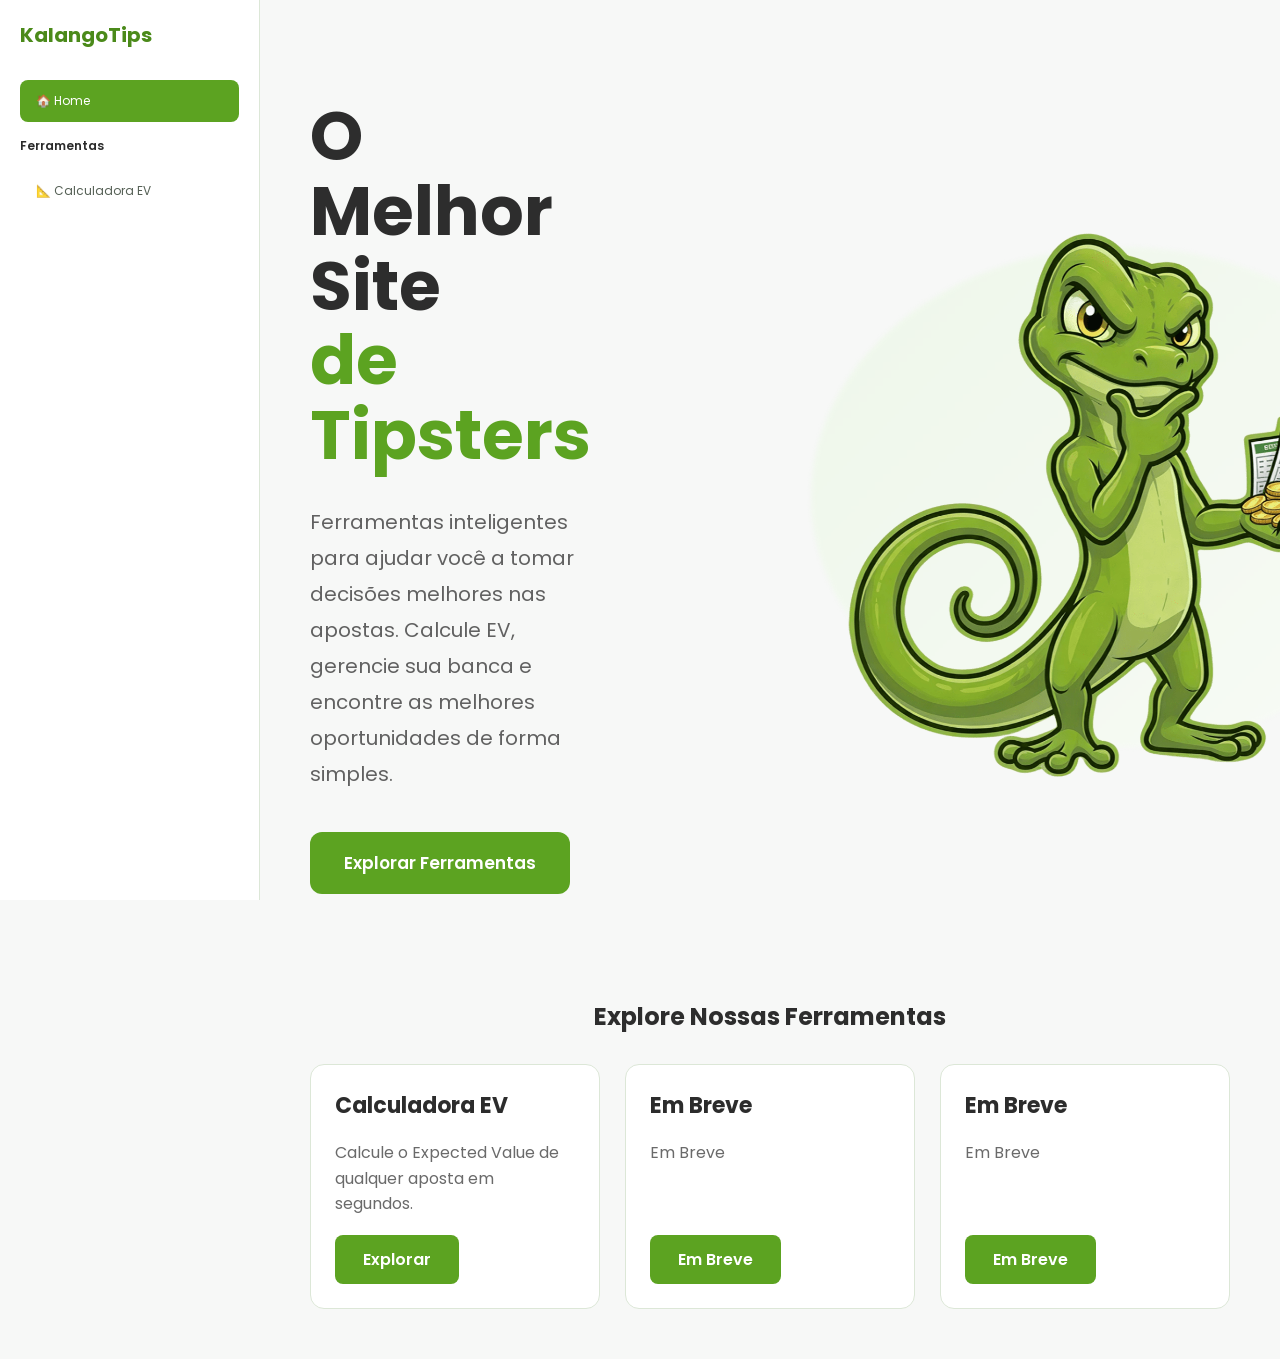
<file: index.html>
<!DOCTYPE html>
<html lang="pt-BR">
<head>
    <meta charset="UTF-8">
    <meta name="viewport" content="width=device-width, initial-scale=1.0">
    <title>KalangoTips</title>
    <link rel="icon" sizes="35x35" type="image/x-icon" href="imgs/Calango/Lizard-Icon.png">
    <link rel="stylesheet" href="style.css">
</head>
<body>

    <nav class="site-nav">
        <h2 class="logo">KalangoTips</h2>

        <div class="column-primary">
            <a href="#" class="active">🏠 Home</a>
            <h2>Ferramentas</h2>
            <a href="pages/calculator.html">📐 Calculadora EV</a>
        </div>
    </nav>

    <main class="content">
        <section class="introduction">
            <div class="introduction-text">
                <h1>
                    O Melhor Site <br>
                    <span>de Tipsters</span>
                </h1>

                <p>
                    Ferramentas inteligentes para ajudar você a tomar decisões melhores
                    nas apostas. Calcule EV, gerencie sua banca e encontre as melhores
                    oportunidades de forma simples.
                </p>

                <div class="introduction-buttons">
                    <a class="btn-primary" href="#explore-cards">Explorar Ferramentas</a>
                </div>
            </div>

            <div class="introduction-image">
                <div class="introduction-bg"></div>

                <img src="/imgs/Calango/Calango-1.png" alt="Calango">
            </div>
        </section>

        <br>

        <section class="explore-tools" id="explore-cards">
            <h1>Explore Nossas Ferramentas</h1>
            
            <ul class="explore-cards">

                <li class="card">
                    <h2>Calculadora EV</h2>
                    <p>Calcule o Expected Value de qualquer aposta em segundos.</p>
                    
                    <a href="/pages/calculator.html">Explorar</a>
                </li>

                <li class="card">
                    <h2>Em Breve</h2>
                    <p>Em Breve</p>

                    <a>Em Breve</a>
                </li>

                <li class="card">
                    <h2>Em Breve</h2>
                    <p>Em Breve</p>

                    <a>Em Breve</a>
                </li>
            </ul>
        </section>
    </main>

</body>
</html>
</file>
<file: style.css>
@import url('https://fonts.googleapis.com/css2?family=Inter:ital,opsz,wght@0,14..32,100..900;1,14..32,100..900&family=Poppins:ital,wght@0,100;0,200;0,300;0,400;0,500;0,600;0,700;0,800;0,900;1,100;1,200;1,300;1,400;1,500;1,600;1,700;1,800;1,900&display=swap');

* {
    margin: 0;
    padding: 0;
    box-sizing: border-box;
}

html {
    scroll-behavior: smooth;
}

body {
    font-family: "Poppins", Helvetica, sans-serif;
    background: #f7f8f7;
    color: #2b2b2b;
}

/* Sidebar */

.site-nav {
    position: fixed;
    left: 0;
    top: 0;

    width: 260px;
    height: 100vh;

    padding: 20px;
    background: #ffffff;
    border-right: 1px solid #dce7d7;

    display: flex;
    flex-direction: column;
}

.logo {
    display: flex;
    align-items: center;
    margin-bottom: 30px;
    font-size: 20px;
    color: #4B8A1A;
}

.column-primary {
    display: flex;
    flex-direction: column;
    gap: 10px;
}

.column-primary a {
    text-decoration: none;
    color: #556055;
    padding: 12px 16px;
    border-radius: 8px;
    transition: .2s;
    font-size: 12px;
}

.column-primary h2 {
    font-size: 12px;
    font-weight: 600;
    margin-top: 5px;
    margin-bottom: 5px;
}

.column-primary a:hover {
    background: #eef7ea;
    color: #5CA321;
}

.column-primary a.active {
    background: #5CA321;
    color: white;
}

/* Home Content */

.content {
    margin-left: 260px;
    padding: 50px;
    padding-top: 100px;
}

.content h1 {
    color: #2d2d2d;
}

.content p {
    color: #616161;
    line-height: 1.8;
}

.introduction{
    display:flex;
    justify-content:space-between;
    align-items:center;
    gap:80px;

    min-height:80vh;
}

.introduction-text{
    flex:1;
    max-width:650px;
}

.introduction-text h1{
    font-size:68px;
    line-height:1.1;
    font-weight:700;
}

.introduction-text span{
    color:#5CA321;
}

.introduction-text p{
    margin-top:30px;
    font-size:20px;
    max-width:550px;
}

.introduction-buttons{
    display:flex;
    gap:20px;
    margin-top:40px;
}

.btn-primary{

    padding:18px 34px;

    background:#5CA321;
    color:white;

    border:none;
    border-radius:12px;

    font-size:17px;
    font-weight:600;

    cursor:pointer;
    text-decoration: none;

    transition:.25s;
}

.btn-primary:hover{
    background:#4B8A1A;
}

.introduction-image{

    flex:1;

    display:flex;
    justify-content:center;
    align-items:center;

    position:relative;
}

.introduction-bg{

    position:absolute;

    width:620px;
    height:500px;

    background:linear-gradient(135deg,#EEF7EA,#F8FBF6);

    border-radius:50%;

    filter:blur(2px);

    z-index:0;
}

.introduction-image img{

    width:900px;

    position:relative;

    z-index:2;

    transition:.4s;
}

/* Explore Tools Section */

.explore-tools {
    margin-top: 80px;
}

.explore-tools h1 {
    margin-bottom: 30px;
    text-align: center;
}

.explore-cards {
    display: grid;
    grid-template-columns: repeat(auto-fit, minmax(280px, 1fr));
    gap: 25px;

    list-style: none;
    padding: 0;
}

.card {
    background: #ffffff;
    border: 1px solid #dce7d7;
    border-radius: 14px;

    padding: 24px;

    display: flex;
    flex-direction: column;
    gap: 18px;

    transition: .25s ease;
}

.card:hover {
    transform: translateY(-6px);
    border-color: #76C043;
    box-shadow: 0 12px 30px rgba(92, 163, 33, .15);
}

.card h2 {
    font-size: 22px;
    color: #2c2c2c;
}

.card p {
    color: #6a6a6a;
    line-height: 1.6;
}

.card a {
    margin-top: auto;
    width: fit-content;

    padding: 12px 28px;
    border: none;
    border-radius: 8px;

    background: #5CA321;
    color: white;

    font-weight: 600;
    text-decoration: none;
    cursor: pointer;
    transition: .2s;

}

.card a:hover {
    background: #4B8A1A;
}
</file>
